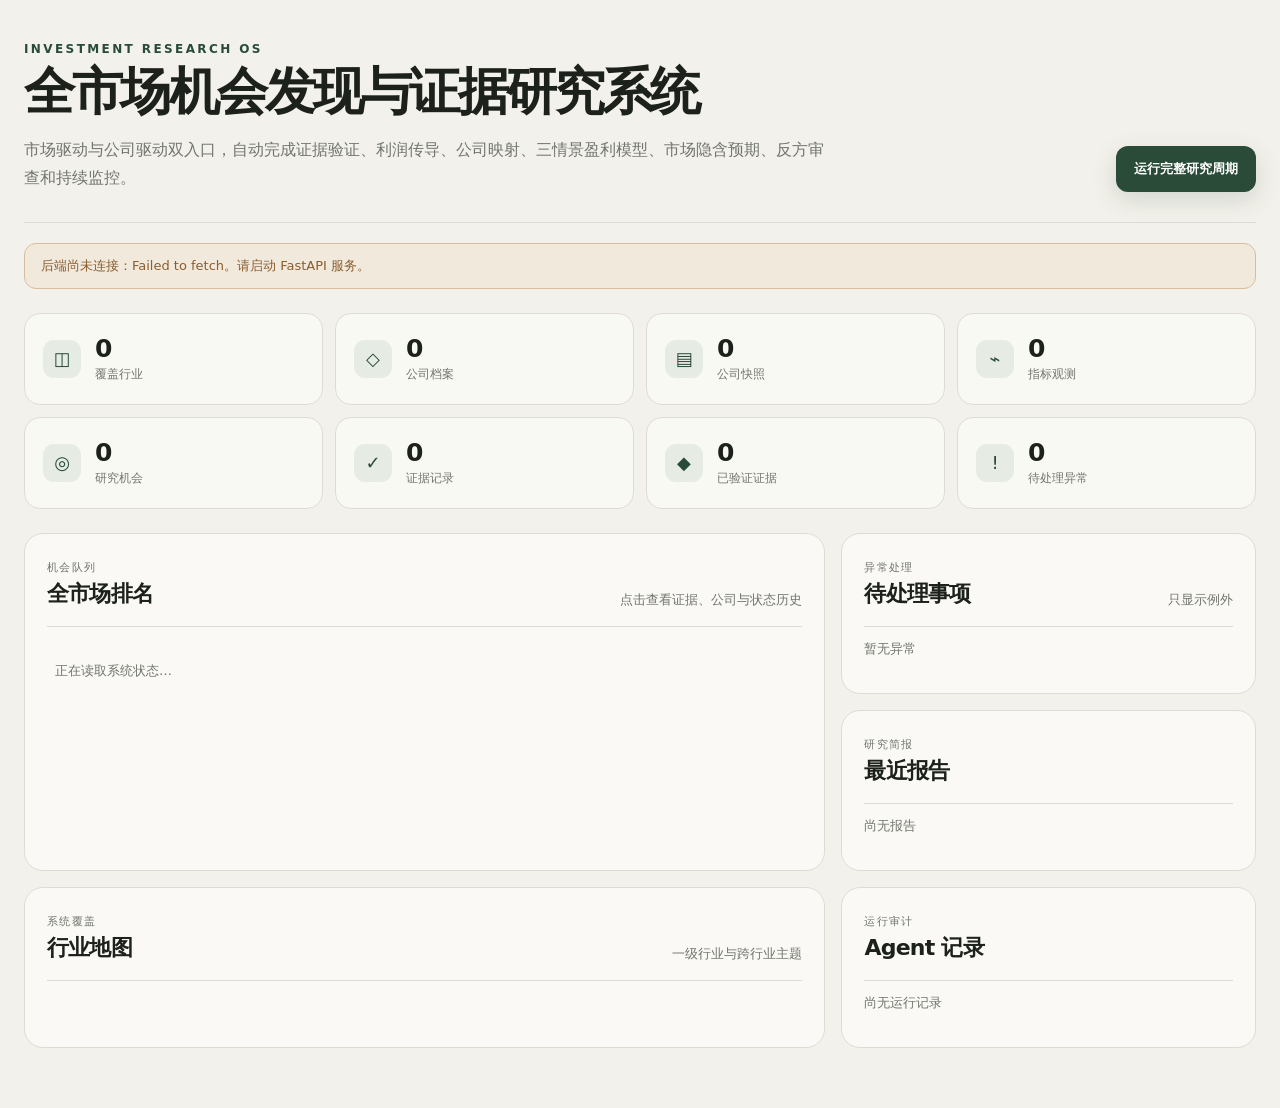
<file: frontend/index.html>
<!doctype html>
<html lang="zh-CN">
<head>
  <meta charset="utf-8" />
  <meta name="viewport" content="width=device-width, initial-scale=1" />
  <meta name="description" content="Evidence-first full-market investment research system" />
  <title>Investment Research OS</title>
  <link rel="stylesheet" href="./styles.css" />
</head>
<body>
  <main>
    <header>
      <div>
        <div class="eyebrow">INVESTMENT RESEARCH OS</div>
        <h1>全市场机会发现与证据研究系统</h1>
        <p>市场驱动与公司驱动双入口，自动完成证据验证、利润传导、公司映射、三情景盈利模型、市场隐含预期、反方审查和持续监控。</p>
      </div>
      <button id="run-cycle" class="run">运行完整研究周期</button>
    </header>

    <section id="status" class="status hidden"></section>
    <section id="stats" class="stats"></section>

    <section class="grid">
      <div class="panel wide">
        <div class="panel-head"><div><span>机会队列</span><h2>全市场排名</h2></div><small>点击查看证据、公司与状态历史</small></div>
        <div id="opportunities" class="opportunity-list"><div class="empty">正在读取系统状态…</div></div>
      </div>
      <div class="panel">
        <div class="panel-head"><div><span>异常处理</span><h2>待处理事项</h2></div><small>只显示例外</small></div>
        <div id="alerts" class="compact-list"><div class="empty">暂无异常</div></div>
      </div>
      <div class="panel">
        <div class="panel-head"><div><span>研究简报</span><h2>最近报告</h2></div></div>
        <div id="reports" class="compact-list"><div class="empty">尚无报告</div></div>
      </div>
      <div class="panel">
        <div class="panel-head"><div><span>系统覆盖</span><h2>行业地图</h2></div><small>一级行业与跨行业主题</small></div>
        <div id="sectors" class="sector-cloud"></div>
      </div>
      <div class="panel">
        <div class="panel-head"><div><span>运行审计</span><h2>Agent 记录</h2></div></div>
        <div id="runs" class="runs"><div class="empty">尚无运行记录</div></div>
      </div>
    </section>
  </main>

  <div id="drawer-backdrop" class="drawer-backdrop hidden"></div>
  <aside id="drawer" class="drawer hidden" aria-live="polite">
    <button id="drawer-close" class="drawer-close">关闭</button>
    <div id="drawer-content"></div>
  </aside>
  <script src="./app.js"></script>
</body>
</html>
</file>
<file: frontend/styles.css>
:root{--bg:#f3f1eb;--paper:#fbfaf6;--ink:#1c211c;--muted:#71766d;--line:#dedbd2;--accent:#294b38;--soft:#e6ebe4;--warn:#8a5d2e}*{box-sizing:border-box}html,body{margin:0;background:var(--bg);color:var(--ink);font-family:Inter,"Noto Sans SC","PingFang SC",system-ui,sans-serif}body:before{content:"";position:fixed;inset:0;pointer-events:none;opacity:.22;background-image:radial-gradient(#847e70 .5px,transparent .5px);background-size:8px 8px}main{width:min(1440px,calc(100% - 48px));margin:0 auto;padding:42px 0 60px;position:relative}header{display:flex;justify-content:space-between;gap:40px;align-items:flex-end;border-bottom:1px solid var(--line);padding-bottom:30px}h1{font-size:clamp(32px,4vw,58px);letter-spacing:-.055em;line-height:1.03;max-width:850px;margin:9px 0 18px;font-weight:620}header p{max-width:800px;color:var(--muted);line-height:1.75;margin:0}.eyebrow{font-size:12px;letter-spacing:.2em;color:var(--accent);font-weight:700}.run{border:0;background:var(--accent);color:#fff;padding:14px 18px;border-radius:12px;font-weight:650;cursor:pointer;white-space:nowrap;box-shadow:0 8px 24px rgba(41,75,56,.16)}.run:disabled{opacity:.65}.status{margin:20px 0 0;padding:13px 16px;border-radius:12px;font-size:13px;border:1px solid var(--line)}.status.hidden{display:none}.status.success{background:#e6eee7;color:#294b38}.status.error{background:#f2e9dd;color:var(--warn);border-color:#d7bd9d}.stats{display:grid;grid-template-columns:repeat(5,1fr);gap:12px;margin:24px 0}.stat{background:rgba(251,250,246,.82);border:1px solid var(--line);border-radius:16px;padding:18px;display:flex;gap:14px;align-items:center;min-height:92px}.stat-icon{width:38px;height:38px;border-radius:11px;background:var(--soft);display:grid;place-items:center;color:var(--accent);font-size:18px}.stat strong{font-size:25px;display:block;letter-spacing:-.04em}.stat span{color:var(--muted);font-size:12px}.grid{display:grid;grid-template-columns:1.45fr .75fr;gap:16px}.panel{background:rgba(251,250,246,.88);border:1px solid var(--line);border-radius:19px;padding:22px}.wide{grid-row:span 2}.panel-head{display:flex;align-items:flex-end;justify-content:space-between;padding-bottom:17px;border-bottom:1px solid var(--line)}.panel-head span{font-size:11px;letter-spacing:.12em;color:var(--muted);text-transform:uppercase}.panel-head h2{font-size:22px;margin:4px 0 0;letter-spacing:-.035em}.panel-head small{color:var(--muted)}.opportunity-list article{display:grid;grid-template-columns:40px 1fr 76px;gap:15px;padding:19px 0;border-bottom:1px solid var(--line);align-items:start;cursor:default}.opportunity-list article:last-child{border-bottom:0}.rank{font:12px ui-monospace;color:#9a9b94;padding-top:5px}.op-title{display:flex;align-items:center;gap:9px}.op-title h3{margin:0;font-size:17px}.op-main p{margin:8px 0 11px;color:var(--muted);line-height:1.55;font-size:13px}.op-meta{display:flex;gap:13px;color:#8b8d86;font-size:11px}.score{text-align:right;border-left:1px solid var(--line)}.score strong{display:block;font-size:24px;letter-spacing:-.05em}.score span{font-size:10px;color:var(--muted)}.pill{font-size:10px!important;letter-spacing:0!important;text-transform:none!important;padding:4px 8px;border-radius:99px;background:#eceae3;color:#5d625a}.pill-industry_validation,.pill-candidate{background:#dfe9e0;color:#294b38}.pill-anomaly{background:#eee4d5;color:#7f592b}.sector-cloud{display:flex;flex-wrap:wrap;gap:8px;padding-top:18px;max-height:330px;overflow:auto}.sector-cloud span{padding:7px 10px;border:1px solid var(--line);border-radius:8px;font-size:12px;background:#f5f3ed}.sector-cloud b{font:10px ui-monospace;color:#989b94;margin-right:6px}.runs>div{display:flex;align-items:center;gap:10px;padding:13px 0;border-bottom:1px solid var(--line)}.runs>div:last-child{border:0}.runs .dot{width:7px;height:7px;background:var(--accent);border-radius:50%}.runs div div{flex:1}.runs strong{display:block;font-size:13px}.runs small{color:var(--muted)}.runs em{font-style:normal;font-size:10px;color:var(--accent)}.empty{padding:35px 8px;color:var(--muted);font-size:13px}@media(max-width:900px){main{width:min(100% - 24px,700px);padding-top:24px}header{display:block}.run{margin-top:22px;width:100%}.stats{grid-template-columns:repeat(2,1fr)}.grid{grid-template-columns:1fr}.wide{grid-row:auto}.opportunity-list article{grid-template-columns:28px 1fr}.score{grid-column:2;border-left:0;text-align:left;display:flex;gap:8px;align-items:baseline}.score strong{font-size:18px}.panel{padding:17px}}@media(max-width:480px){.stat{padding:13px;min-height:76px}.op-title{align-items:flex-start;flex-direction:column}.op-meta{flex-wrap:wrap}}
/* v0.2 research-detail and exception UI */
.stats{grid-template-columns:repeat(4,1fr)}
.sector-cloud span{display:inline-flex;align-items:center;gap:3px}.sector-cloud i{font-style:normal;font-size:9px;color:#9a9b94;margin-left:4px}
.compact-list>div{padding:13px 0;border-bottom:1px solid var(--line)}.compact-list>div:last-child{border:0}.compact-list strong{display:block;font-size:13px}.compact-list small{display:block;color:var(--muted);line-height:1.45;margin-top:5px}.compact-list .alert-high strong{color:#8a352f}.compact-list .alert-medium strong{color:var(--warn)}
.drawer-backdrop{position:fixed;inset:0;background:rgba(25,29,25,.26);backdrop-filter:blur(3px);z-index:20}.drawer{position:fixed;right:0;top:0;bottom:0;width:min(680px,94vw);z-index:21;background:var(--paper);border-left:1px solid var(--line);box-shadow:-20px 0 60px rgba(20,25,20,.16);padding:32px 34px 60px;overflow:auto}.drawer.hidden,.drawer-backdrop.hidden{display:none}.drawer-close{float:right;border:1px solid var(--line);background:transparent;border-radius:9px;padding:8px 11px;cursor:pointer}.drawer-eyebrow{font-size:11px;letter-spacing:.12em;color:var(--muted);padding-top:6px}.drawer h2{font-size:34px;letter-spacing:-.045em;margin:12px 0 10px;clear:both}.drawer h3{font-size:14px;margin:0 0 9px}.drawer section{border-top:1px solid var(--line);padding:20px 0}.drawer section p{color:var(--muted);line-height:1.65;margin:5px 0}.drawer-score{display:flex;align-items:baseline;gap:12px;margin-bottom:20px}.drawer-score strong{font-size:40px;letter-spacing:-.06em}.drawer-score span{color:var(--muted)}.warning{background:#f4eee4;margin:0 -15px;padding-left:15px!important;padding-right:15px!important;border-radius:12px}.company-row{width:100%;border:0;border-bottom:1px solid var(--line);background:transparent;display:flex;justify-content:space-between;align-items:center;text-align:left;padding:12px 0;cursor:pointer}.company-row span b,.company-row span small{display:block}.company-row small{color:var(--muted)}.company-row em{font-style:normal;font-weight:700}.evidence{border-left:3px solid #c9c6bd;padding:9px 12px;margin:9px 0;background:#f7f5ef}.evidence.verified{border-left-color:var(--accent)}.evidence b{font-size:11px;color:var(--accent)}.evidence p{font-size:13px!important;margin:4px 0!important;color:var(--ink)!important}.evidence small{color:var(--muted)}.timeline{padding-left:18px}.timeline li{margin:12px 0}.timeline b,.timeline span{display:block}.timeline span{color:var(--muted);font-size:12px;margin-top:3px}.metric-grid{display:grid;grid-template-columns:repeat(3,1fr);gap:8px}.metric-grid span{background:#f1efe8;border-radius:10px;padding:11px;color:var(--muted);font-size:11px}.metric-grid b{display:block;color:var(--ink);font-size:18px;margin-top:5px}.scenario-grid{display:grid;grid-template-columns:repeat(3,1fr);gap:8px}.scenario{border:1px solid var(--line);border-radius:11px;padding:12px}.scenario b,.scenario strong,.scenario small{display:block}.scenario strong{font-size:20px;margin:6px 0}.scenario small{color:var(--muted)}.driver-tree{padding:0;list-style:none}.driver-tree li{padding:10px 0;border-bottom:1px solid var(--line)}.driver-tree b,.driver-tree span{display:block}.driver-tree span{color:var(--muted);font-size:11px;margin-top:4px}
@media(max-width:1100px){.stats{grid-template-columns:repeat(2,1fr)}}
@media(max-width:600px){.drawer{padding:22px 18px 45px}.drawer h2{font-size:28px}.metric-grid,.scenario-grid{grid-template-columns:1fr 1fr}.stats{grid-template-columns:1fr 1fr}}
</file>
